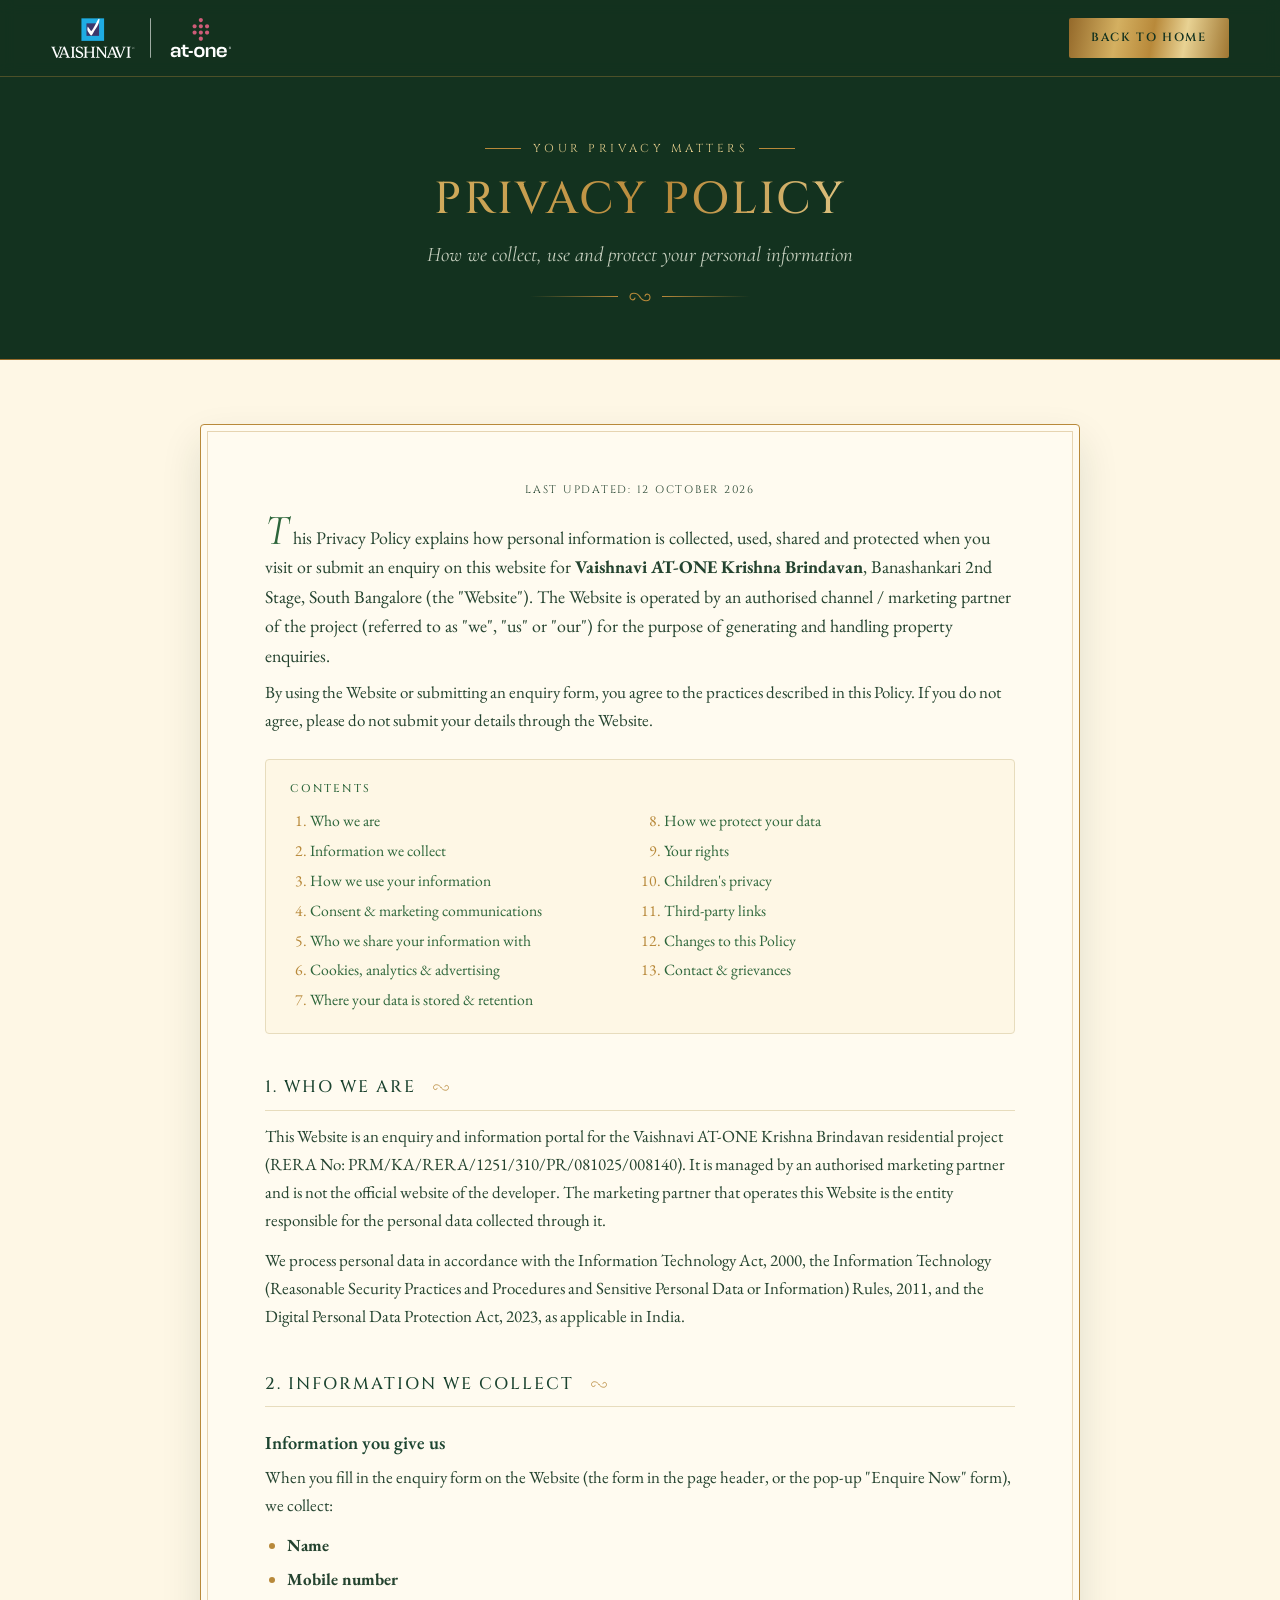
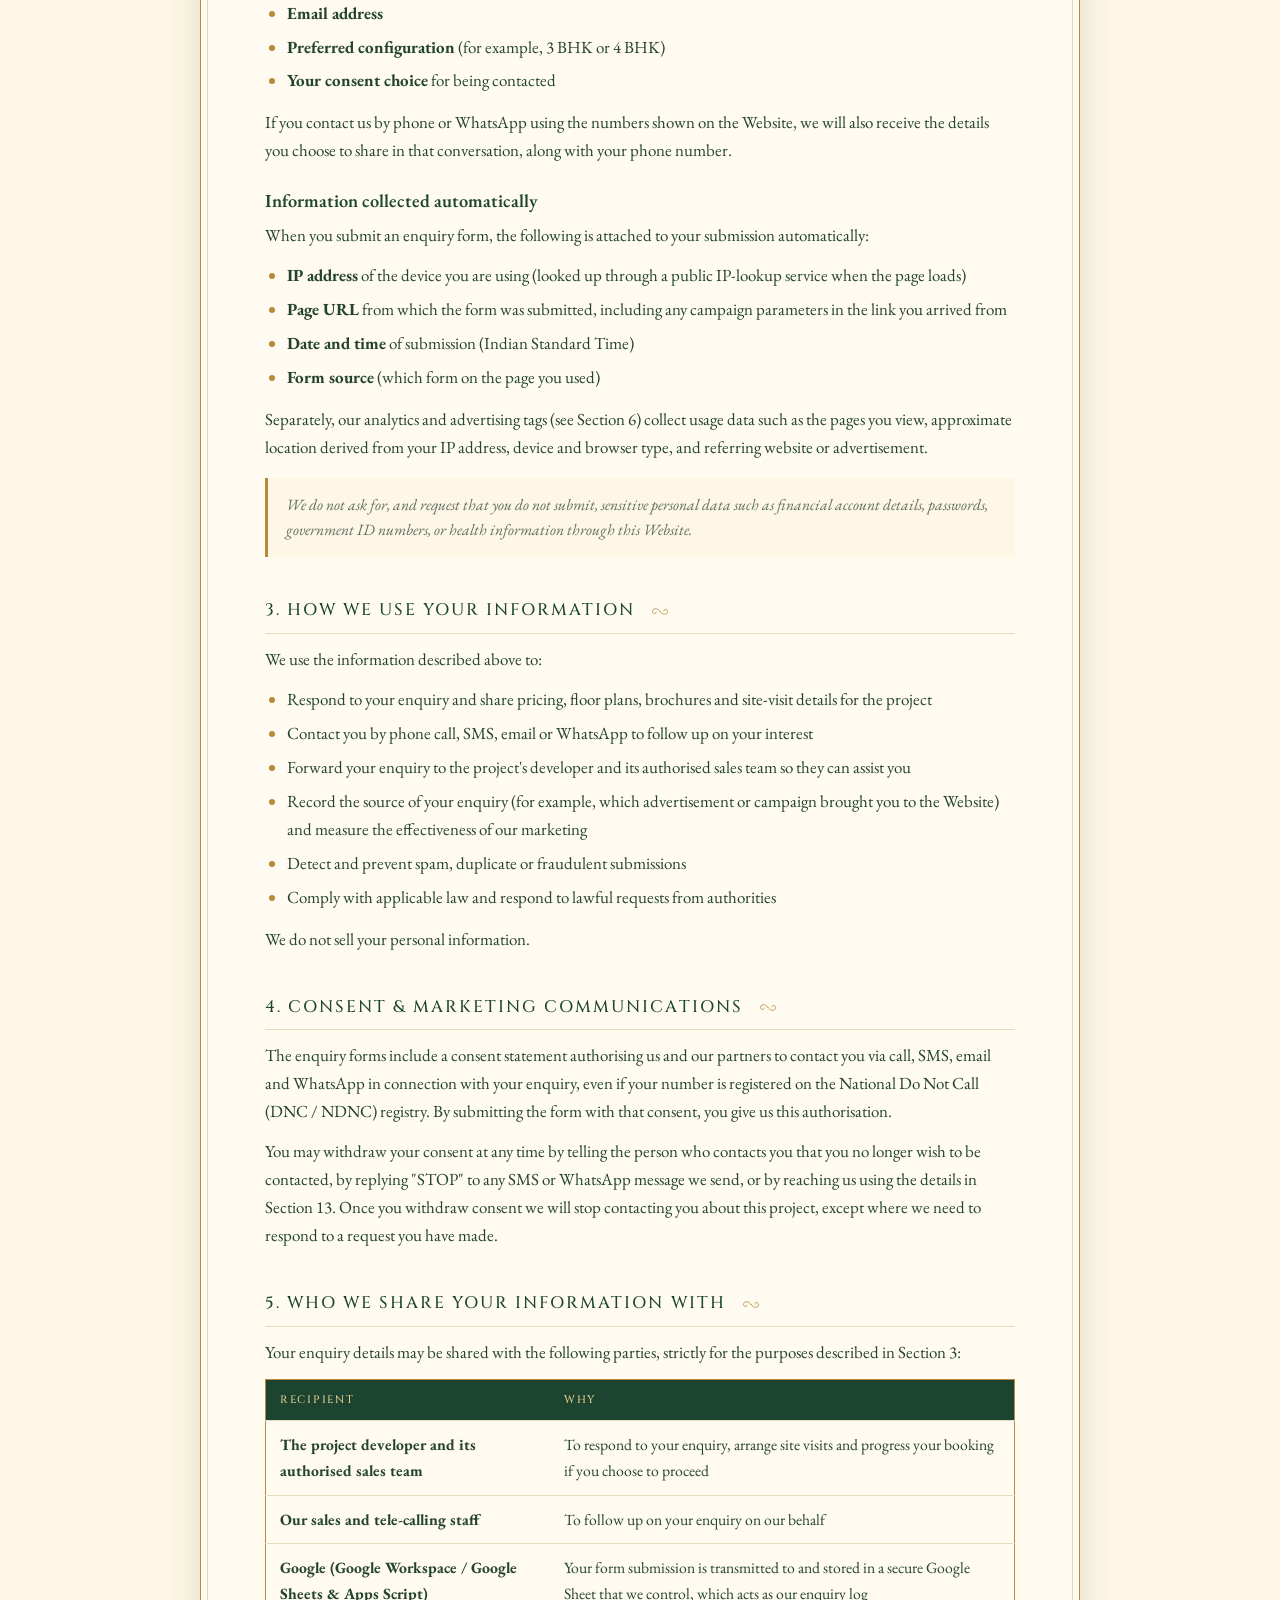
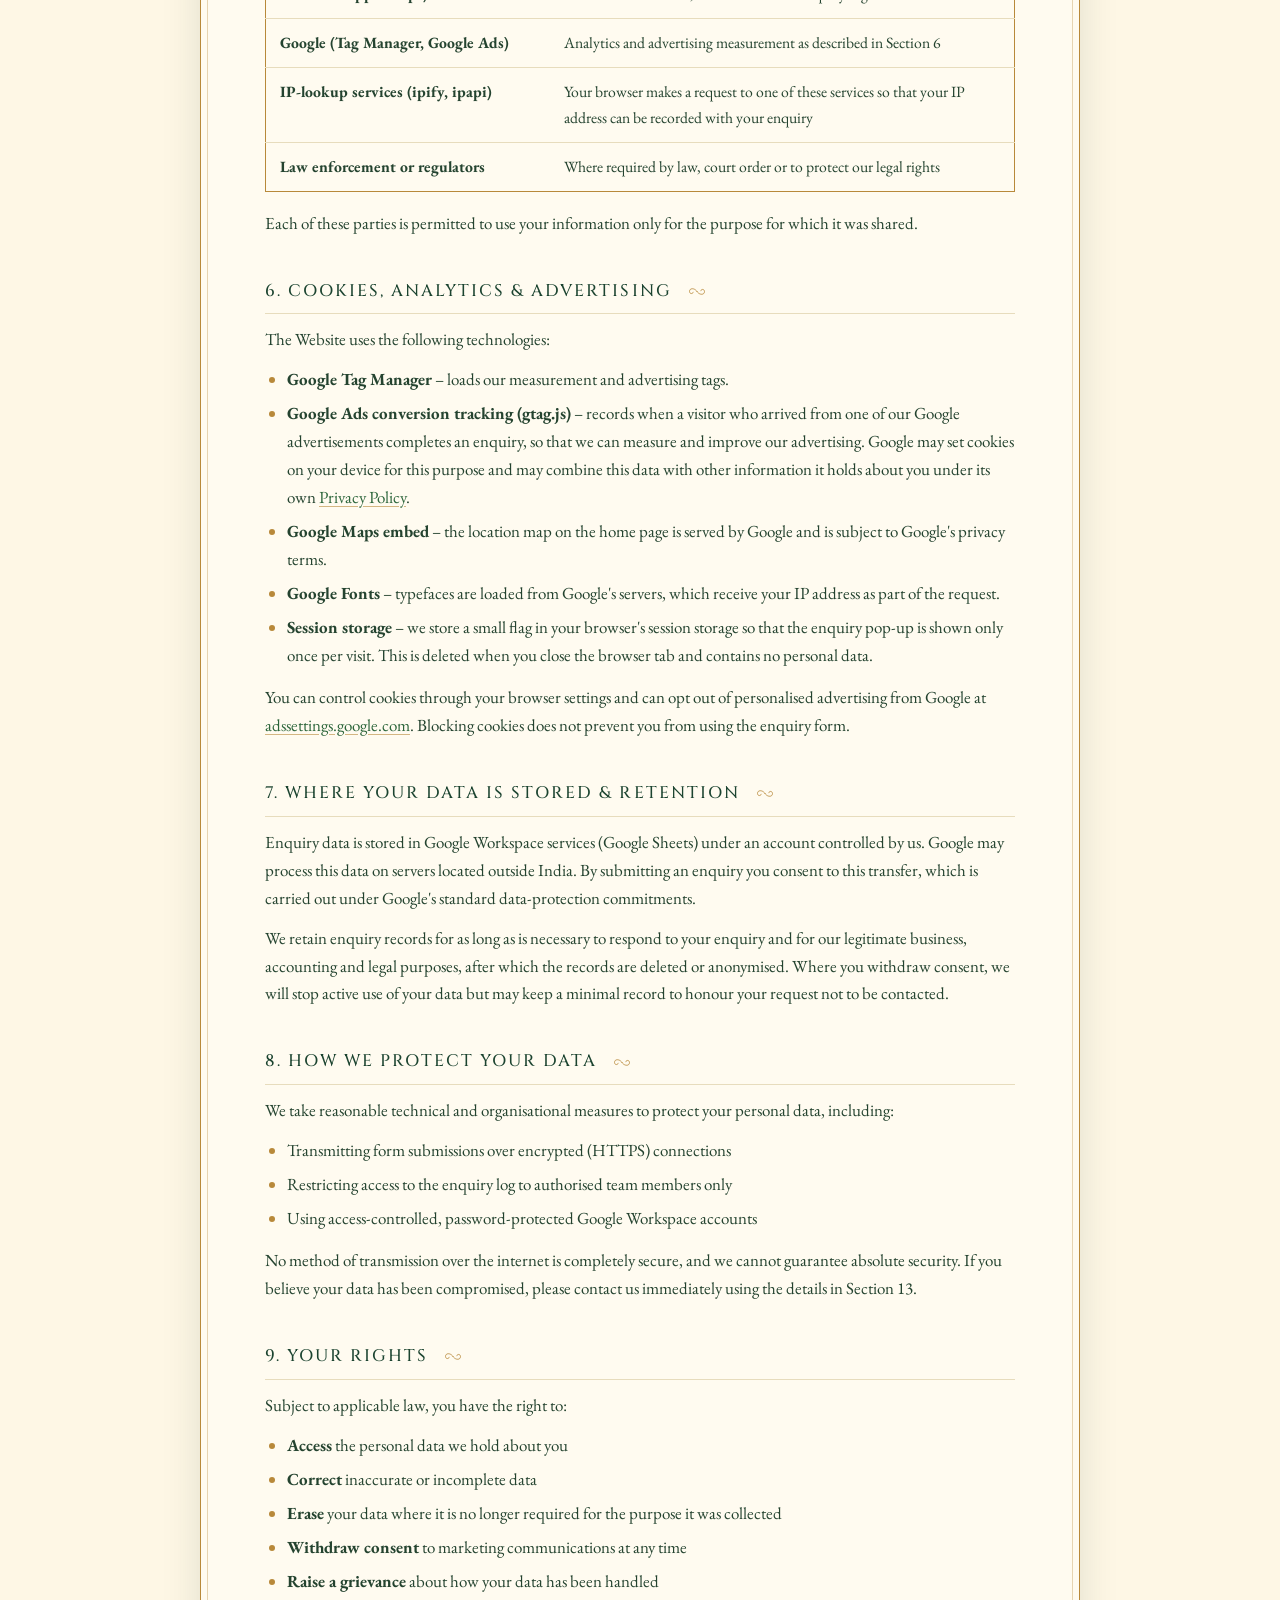
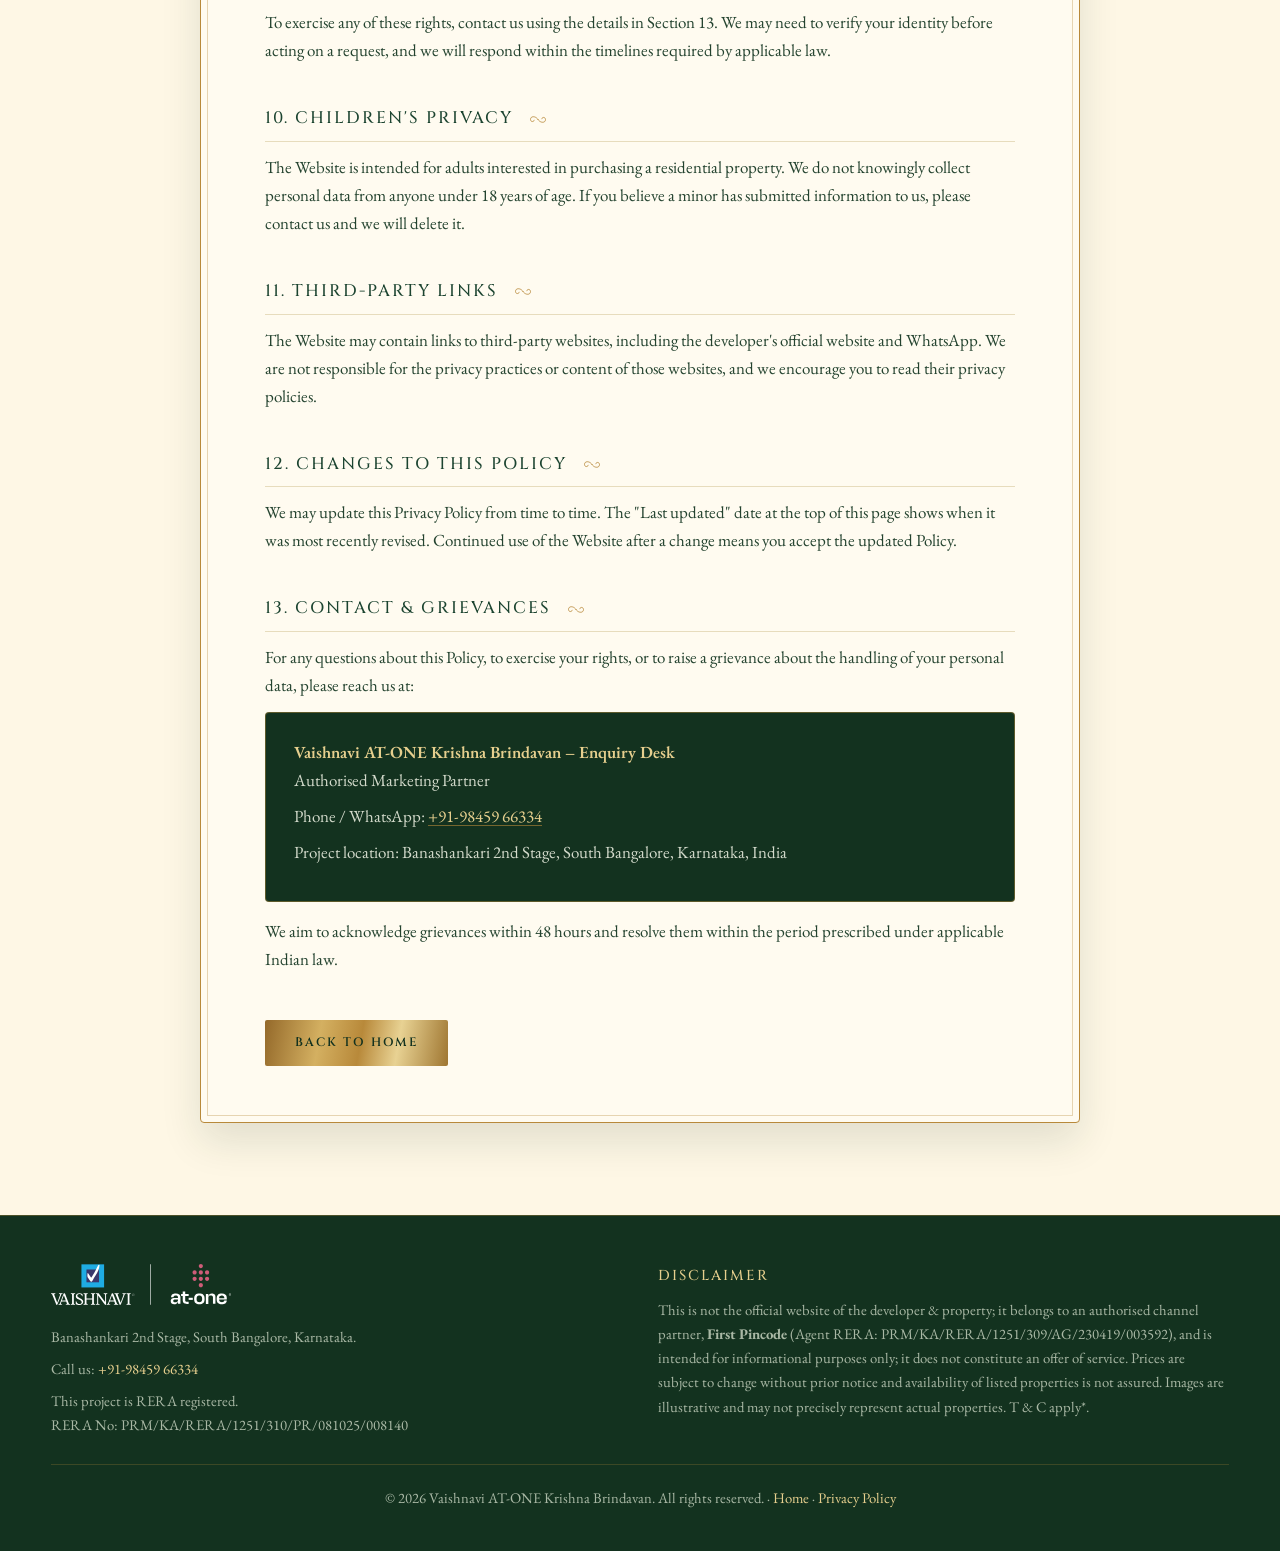
<file: privacy-policy.html>
<!DOCTYPE html>
<html lang="en">
<head>
  <!-- Google Tag Manager -->
<script>(function(w,d,s,l,i){w[l]=w[l]||[];w[l].push({'gtm.start':
new Date().getTime(),event:'gtm.js'});var f=d.getElementsByTagName(s)[0],
j=d.createElement(s),dl=l!='dataLayer'?'&l='+l:'';j.async=true;j.src=
'https://www.googletagmanager.com/gtm.js?id='+i+dl;f.parentNode.insertBefore(j,f);
})(window,document,'script','dataLayer','GTM-M7QC5JXZ');</script>
<!-- End Google Tag Manager -->

<!-- Google tag (gtag.js) -->
<script async src="https://www.googletagmanager.com/gtag/js?id=AW-18381098301"></script>
<script>
  window.dataLayer = window.dataLayer || [];
  function gtag(){dataLayer.push(arguments);}
  gtag('js', new Date());

  gtag('config', 'AW-18381098301');
</script>

<meta charset="UTF-8">
<meta name="viewport" content="width=device-width, initial-scale=1.0">
<title>Privacy Policy | Vaishnavi AT-ONE Krishna Brindavan</title>
<meta name="description" content="Privacy Policy for the Vaishnavi AT-ONE Krishna Brindavan enquiry website: what personal data we collect, why we collect it, who we share it with, and your rights.">
<meta name="robots" content="index, follow">
<link rel="icon" href="favicon.ico">

<link rel="preconnect" href="https://fonts.googleapis.com">
<link rel="preconnect" href="https://fonts.gstatic.com" crossorigin>
<link href="https://fonts.googleapis.com/css2?family=Cinzel:wght@400;500;600&family=EB+Garamond:ital,wght@0,400;0,500;0,600;1,400&family=Cormorant+Garamond:ital,wght@1,400;1,500&display=swap" rel="stylesheet">

<style>
/* Design language: VAKB digital brochure — cream paper, forest green, gold foil serif caps */
:root{
  --green-950:#13321f;
  --green-900:#1c4430;
  --green-700:#2c653a;
  --green-ink:#24432f;
  --gold:#b8893a;
  --gold-soft:#e6cf8e;
  --gold-foil:linear-gradient(100deg,#94692a 0%,#d4b061 30%,#b8893a 52%,#e8d293 72%,#9f7631 100%);
  --cream:#fef7e5;
  --ivory:#fffbf0;
  --ink:#24432f;
  --muted:#5d6e60;
  --line:#e7dcbd;
  --shadow:0 18px 40px rgba(19,50,31,.12);
  --radius:4px;
  --font-caps:'Cinzel',serif;
  --font-display:'Cormorant Garamond',serif;
  --font-body:'EB Garamond',serif;
  --swash:url("data:image/svg+xml,%3Csvg xmlns='http://www.w3.org/2000/svg' viewBox='0 0 40 14'%3E%3Cg fill='none' stroke='%23b8893a' stroke-width='1.1' stroke-linecap='round'%3E%3Cpath d='M20 7c-3-5-10-5-10 0 0 3 4 4 5 1'/%3E%3Cpath d='M20 7c3 5 10 5 10 0 0-3-4-4-5-1'/%3E%3C/g%3E%3C/svg%3E");
}
*{margin:0;padding:0;box-sizing:border-box}
html{scroll-behavior:smooth;scroll-padding-top:90px}
body{font-family:var(--font-body);color:var(--ink);background:var(--cream);line-height:1.65;font-size:1.06rem;overflow-x:hidden}
img{max-width:100%;display:block}
a{color:var(--green-700);text-decoration:underline;text-decoration-color:rgba(184,137,58,.6);text-underline-offset:3px}
a:hover{color:var(--gold)}
.container{width:min(1200px,92%);margin:0 auto}

/* ---------- Header ---------- */
header{position:fixed;inset:0 0 auto 0;z-index:100;background:rgba(19,50,31,.95);backdrop-filter:blur(8px);border-bottom:1px solid rgba(184,137,58,.35)}
.nav{display:flex;align-items:center;justify-content:space-between;height:76px}
.nav-cta{display:inline-block;background:var(--gold-foil);color:var(--green-950);padding:10px 22px;border-radius:2px;font-family:var(--font-caps);font-weight:600;font-size:.74rem;letter-spacing:.14em;text-transform:uppercase;text-decoration:none;transition:transform .25s,box-shadow .25s}
.nav-cta:hover{transform:translateY(-2px);box-shadow:0 8px 20px rgba(184,137,58,.4);color:var(--green-950)}

/* ---------- Page hero ---------- */
.page-hero{background:var(--green-950);color:#e9ecdf;padding:130px 0 56px;text-align:center;position:relative}
.page-hero::after{content:"";position:absolute;inset:auto 0 0 0;height:1px;background:var(--gold-foil)}
.eyebrow{display:inline-flex;align-items:center;gap:12px;color:var(--gold-soft);font-family:var(--font-caps);letter-spacing:.3em;text-transform:uppercase;font-size:.72rem;margin-bottom:16px}
.eyebrow::before,.eyebrow::after{content:"";width:36px;height:1px;background:var(--gold)}
.page-hero h1{font-family:var(--font-caps);font-size:clamp(1.8rem,3.6vw,2.8rem);font-weight:500;line-height:1.15;letter-spacing:.06em;text-transform:uppercase;background:var(--gold-foil);-webkit-background-clip:text;background-clip:text;color:transparent}
.page-hero .sub{font-family:var(--font-display);font-style:italic;font-size:1.3rem;color:#c7d0bf;margin-top:12px}
.divider{width:220px;height:14px;margin:18px auto 0;background:var(--swash) center/40px 14px no-repeat,linear-gradient(90deg,transparent,var(--gold)) left center/88px 1px no-repeat,linear-gradient(90deg,var(--gold),transparent) right center/88px 1px no-repeat}

/* ---------- Policy body ---------- */
.policy{padding:64px 0 92px}
.paper{background:var(--ivory);border:1px solid var(--gold);outline:1px solid rgba(184,137,58,.35);outline-offset:-8px;border-radius:var(--radius);box-shadow:var(--shadow);max-width:880px;margin:0 auto;padding:56px clamp(22px,5vw,64px)}
.paper .intro{font-size:1.12rem;color:var(--green-ink);margin-bottom:8px}
.paper .intro::first-letter{font-family:var(--font-display);font-style:italic;font-size:2.4em;line-height:.9;color:var(--green-700);padding-right:4px}
.paper h2{font-family:var(--font-caps);font-size:1.05rem;font-weight:500;letter-spacing:.12em;text-transform:uppercase;color:var(--green-900);margin:40px 0 12px;padding-bottom:8px;border-bottom:1px solid var(--line);display:flex;align-items:center;gap:10px}
.paper h2::after{content:"";width:30px;height:12px;background:var(--swash) center/contain no-repeat;flex:none}
.paper h3{font-family:var(--font-body);font-weight:600;font-size:1.15rem;color:var(--green-900);margin:20px 0 6px}
.paper p{margin-bottom:12px;color:var(--green-ink)}
.paper ul{margin:0 0 14px 22px}
.paper li{margin-bottom:6px;color:var(--green-ink)}
.paper li::marker{color:var(--gold)}
.paper table{width:100%;border-collapse:collapse;margin:10px 0 18px;border:1px solid var(--gold);font-size:.98rem}
.paper th,.paper td{padding:11px 14px;text-align:left;border-bottom:1px solid var(--line);vertical-align:top}
.paper th{background:var(--green-900);color:var(--gold-soft);font-family:var(--font-caps);font-size:.68rem;letter-spacing:.16em;text-transform:uppercase;font-weight:500}
.paper tr:last-child td{border-bottom:none}
.note{background:var(--cream);border-left:3px solid var(--gold);padding:14px 18px;margin:16px 0 20px;font-style:italic;color:var(--muted);font-size:.98rem}
.toc{background:var(--cream);border:1px solid var(--line);padding:20px 24px;margin:24px 0 8px;border-radius:var(--radius)}
.toc b{font-family:var(--font-caps);font-size:.7rem;letter-spacing:.16em;text-transform:uppercase;color:var(--green-700);display:block;margin-bottom:10px;font-weight:500}
.toc ol{margin:0 0 0 20px;columns:2;column-gap:28px}
.toc li{margin-bottom:4px;font-size:.98rem}
.toc a{text-decoration:none}
.toc a:hover{text-decoration:underline}
.meta{font-family:var(--font-caps);font-size:.68rem;letter-spacing:.16em;text-transform:uppercase;color:var(--muted);text-align:center;margin-bottom:28px}
.contact-card{background:var(--green-950);color:#e9ecdf;border-radius:var(--radius);padding:26px 28px;margin-top:12px;border:1px solid rgba(184,137,58,.45)}
.contact-card p{color:#d3dacb;margin-bottom:8px}
.contact-card a{color:var(--gold-soft)}
.contact-card b{color:var(--gold-soft);font-weight:600}
.back{display:inline-block;margin-top:34px;background:var(--gold-foil);color:var(--green-950);padding:13px 30px;border-radius:2px;font-family:var(--font-caps);font-weight:600;font-size:.76rem;letter-spacing:.16em;text-transform:uppercase;text-decoration:none;transition:transform .2s,box-shadow .2s}
.back:hover{transform:translateY(-2px);box-shadow:0 10px 24px rgba(184,137,58,.35);color:var(--green-950)}

/* ---------- Footer ---------- */
footer{background:var(--green-950);color:#a9b8a5;padding:48px 0 40px;font-size:.92rem;border-top:1px solid rgba(184,137,58,.35)}
footer .f-grid{display:grid;grid-template-columns:1fr 1fr;gap:36px;margin-bottom:26px}
footer h4{color:var(--gold-soft);font-family:var(--font-caps);font-size:.9rem;letter-spacing:.14em;text-transform:uppercase;margin-bottom:10px;font-weight:500}
footer a{color:var(--gold-soft);text-decoration:none}
footer a:hover{text-decoration:underline}
.f-bottom{border-top:1px solid rgba(184,137,58,.25);padding-top:20px;text-align:center;line-height:1.8}

@media (max-width:960px){
  footer .f-grid{grid-template-columns:1fr}
  .page-hero{padding-top:110px}
  .paper{padding-top:40px;padding-bottom:40px}
  .toc ol{columns:1}
}
@media (max-width:600px){
  .paper table{font-size:.9rem}
  .paper th,.paper td{padding:9px 10px}
}
@media (prefers-reduced-motion:reduce){
  html{scroll-behavior:auto}
}
</style>
</head>
<body>

<!-- Google Tag Manager (noscript) -->
<noscript><iframe src="https://www.googletagmanager.com/ns.html?id=GTM-M7QC5JXZ"
height="0" width="0" style="display:none;visibility:hidden"></iframe></noscript>
<!-- End Google Tag Manager (noscript) -->

<!-- ================= HEADER ================= -->
<header>
  <div class="container nav">
    <a href="index.html" class="brand" aria-label="Back to home">
      <img src="assets/img/vaishnavi-at-one-logo.svg" alt="Vaishnavi AT-ONE Krishna Brindavan" width="180" height="auto">
    </a>
    <a href="index.html" class="nav-cta">Back to Home</a>
  </div>
</header>

<!-- ================= PAGE HERO ================= -->
<section class="page-hero">
  <div class="container">
    <span class="eyebrow">Your Privacy Matters</span>
    <h1>Privacy Policy</h1>
    <p class="sub">How we collect, use and protect your personal information</p>
    <div class="divider"></div>
  </div>
</section>

<!-- ================= POLICY ================= -->
<main class="policy">
  <div class="container">
    <article class="paper">
      <p class="meta">Last updated: 12 October 2026</p>

      <p class="intro">This Privacy Policy explains how personal information is collected, used, shared and protected when you visit or submit an enquiry on this website for <strong>Vaishnavi AT-ONE Krishna Brindavan</strong>, Banashankari 2nd Stage, South Bangalore (the "Website"). The Website is operated by an authorised channel / marketing partner of the project (referred to as "we", "us" or "our") for the purpose of generating and handling property enquiries.</p>
      <p>By using the Website or submitting an enquiry form, you agree to the practices described in this Policy. If you do not agree, please do not submit your details through the Website.</p>

      <nav class="toc" aria-label="Contents">
        <b>Contents</b>
        <ol>
          <li><a href="#who-we-are">Who we are</a></li>
          <li><a href="#what-we-collect">Information we collect</a></li>
          <li><a href="#how-we-use">How we use your information</a></li>
          <li><a href="#consent">Consent &amp; marketing communications</a></li>
          <li><a href="#sharing">Who we share your information with</a></li>
          <li><a href="#cookies">Cookies, analytics &amp; advertising</a></li>
          <li><a href="#storage">Where your data is stored &amp; retention</a></li>
          <li><a href="#security">How we protect your data</a></li>
          <li><a href="#rights">Your rights</a></li>
          <li><a href="#children">Children's privacy</a></li>
          <li><a href="#third-party">Third-party links</a></li>
          <li><a href="#changes">Changes to this Policy</a></li>
          <li><a href="#contact">Contact &amp; grievances</a></li>
        </ol>
      </nav>

      <h2 id="who-we-are">1. Who we are</h2>
      <p>This Website is an enquiry and information portal for the Vaishnavi AT-ONE Krishna Brindavan residential project (RERA No: PRM/KA/RERA/1251/310/PR/081025/008140). It is managed by an authorised marketing partner and is not the official website of the developer. The marketing partner that operates this Website is the entity responsible for the personal data collected through it.</p>
      <p>We process personal data in accordance with the Information Technology Act, 2000, the Information Technology (Reasonable Security Practices and Procedures and Sensitive Personal Data or Information) Rules, 2011, and the Digital Personal Data Protection Act, 2023, as applicable in India.</p>

      <h2 id="what-we-collect">2. Information we collect</h2>
      <h3>Information you give us</h3>
      <p>When you fill in the enquiry form on the Website (the form in the page header, or the pop-up "Enquire Now" form), we collect:</p>
      <ul>
        <li><strong>Name</strong></li>
        <li><strong>Mobile number</strong></li>
        <li><strong>Email address</strong></li>
        <li><strong>Preferred configuration</strong> (for example, 3 BHK or 4 BHK)</li>
        <li><strong>Your consent choice</strong> for being contacted</li>
      </ul>
      <p>If you contact us by phone or WhatsApp using the numbers shown on the Website, we will also receive the details you choose to share in that conversation, along with your phone number.</p>

      <h3>Information collected automatically</h3>
      <p>When you submit an enquiry form, the following is attached to your submission automatically:</p>
      <ul>
        <li><strong>IP address</strong> of the device you are using (looked up through a public IP-lookup service when the page loads)</li>
        <li><strong>Page URL</strong> from which the form was submitted, including any campaign parameters in the link you arrived from</li>
        <li><strong>Date and time</strong> of submission (Indian Standard Time)</li>
        <li><strong>Form source</strong> (which form on the page you used)</li>
      </ul>
      <p>Separately, our analytics and advertising tags (see Section 6) collect usage data such as the pages you view, approximate location derived from your IP address, device and browser type, and referring website or advertisement.</p>

      <div class="note">We do not ask for, and request that you do not submit, sensitive personal data such as financial account details, passwords, government ID numbers, or health information through this Website.</div>

      <h2 id="how-we-use">3. How we use your information</h2>
      <p>We use the information described above to:</p>
      <ul>
        <li>Respond to your enquiry and share pricing, floor plans, brochures and site-visit details for the project</li>
        <li>Contact you by phone call, SMS, email or WhatsApp to follow up on your interest</li>
        <li>Forward your enquiry to the project's developer and its authorised sales team so they can assist you</li>
        <li>Record the source of your enquiry (for example, which advertisement or campaign brought you to the Website) and measure the effectiveness of our marketing</li>
        <li>Detect and prevent spam, duplicate or fraudulent submissions</li>
        <li>Comply with applicable law and respond to lawful requests from authorities</li>
      </ul>
      <p>We do not sell your personal information.</p>

      <h2 id="consent">4. Consent &amp; marketing communications</h2>
      <p>The enquiry forms include a consent statement authorising us and our partners to contact you via call, SMS, email and WhatsApp in connection with your enquiry, even if your number is registered on the National Do Not Call (DNC / NDNC) registry. By submitting the form with that consent, you give us this authorisation.</p>
      <p>You may withdraw your consent at any time by telling the person who contacts you that you no longer wish to be contacted, by replying "STOP" to any SMS or WhatsApp message we send, or by reaching us using the details in Section 13. Once you withdraw consent we will stop contacting you about this project, except where we need to respond to a request you have made.</p>

      <h2 id="sharing">5. Who we share your information with</h2>
      <p>Your enquiry details may be shared with the following parties, strictly for the purposes described in Section 3:</p>
      <table>
        <thead>
          <tr><th>Recipient</th><th>Why</th></tr>
        </thead>
        <tbody>
          <tr><td><strong>The project developer and its authorised sales team</strong></td><td>To respond to your enquiry, arrange site visits and progress your booking if you choose to proceed</td></tr>
          <tr><td><strong>Our sales and tele-calling staff</strong></td><td>To follow up on your enquiry on our behalf</td></tr>
          <tr><td><strong>Google (Google Workspace / Google Sheets &amp; Apps Script)</strong></td><td>Your form submission is transmitted to and stored in a secure Google Sheet that we control, which acts as our enquiry log</td></tr>
          <tr><td><strong>Google (Tag Manager, Google Ads)</strong></td><td>Analytics and advertising measurement as described in Section 6</td></tr>
          <tr><td><strong>IP-lookup services (ipify, ipapi)</strong></td><td>Your browser makes a request to one of these services so that your IP address can be recorded with your enquiry</td></tr>
          <tr><td><strong>Law enforcement or regulators</strong></td><td>Where required by law, court order or to protect our legal rights</td></tr>
        </tbody>
      </table>
      <p>Each of these parties is permitted to use your information only for the purpose for which it was shared.</p>

      <h2 id="cookies">6. Cookies, analytics &amp; advertising</h2>
      <p>The Website uses the following technologies:</p>
      <ul>
        <li><strong>Google Tag Manager</strong> – loads our measurement and advertising tags.</li>
        <li><strong>Google Ads conversion tracking (gtag.js)</strong> – records when a visitor who arrived from one of our Google advertisements completes an enquiry, so that we can measure and improve our advertising. Google may set cookies on your device for this purpose and may combine this data with other information it holds about you under its own <a href="https://policies.google.com/privacy" target="_blank" rel="noopener">Privacy Policy</a>.</li>
        <li><strong>Google Maps embed</strong> – the location map on the home page is served by Google and is subject to Google's privacy terms.</li>
        <li><strong>Google Fonts</strong> – typefaces are loaded from Google's servers, which receive your IP address as part of the request.</li>
        <li><strong>Session storage</strong> – we store a small flag in your browser's session storage so that the enquiry pop-up is shown only once per visit. This is deleted when you close the browser tab and contains no personal data.</li>
      </ul>
      <p>You can control cookies through your browser settings and can opt out of personalised advertising from Google at <a href="https://adssettings.google.com" target="_blank" rel="noopener">adssettings.google.com</a>. Blocking cookies does not prevent you from using the enquiry form.</p>

      <h2 id="storage">7. Where your data is stored &amp; retention</h2>
      <p>Enquiry data is stored in Google Workspace services (Google Sheets) under an account controlled by us. Google may process this data on servers located outside India. By submitting an enquiry you consent to this transfer, which is carried out under Google's standard data-protection commitments.</p>
      <p>We retain enquiry records for as long as is necessary to respond to your enquiry and for our legitimate business, accounting and legal purposes, after which the records are deleted or anonymised. Where you withdraw consent, we will stop active use of your data but may keep a minimal record to honour your request not to be contacted.</p>

      <h2 id="security">8. How we protect your data</h2>
      <p>We take reasonable technical and organisational measures to protect your personal data, including:</p>
      <ul>
        <li>Transmitting form submissions over encrypted (HTTPS) connections</li>
        <li>Restricting access to the enquiry log to authorised team members only</li>
        <li>Using access-controlled, password-protected Google Workspace accounts</li>
      </ul>
      <p>No method of transmission over the internet is completely secure, and we cannot guarantee absolute security. If you believe your data has been compromised, please contact us immediately using the details in Section 13.</p>

      <h2 id="rights">9. Your rights</h2>
      <p>Subject to applicable law, you have the right to:</p>
      <ul>
        <li><strong>Access</strong> the personal data we hold about you</li>
        <li><strong>Correct</strong> inaccurate or incomplete data</li>
        <li><strong>Erase</strong> your data where it is no longer required for the purpose it was collected</li>
        <li><strong>Withdraw consent</strong> to marketing communications at any time</li>
        <li><strong>Raise a grievance</strong> about how your data has been handled</li>
      </ul>
      <p>To exercise any of these rights, contact us using the details in Section 13. We may need to verify your identity before acting on a request, and we will respond within the timelines required by applicable law.</p>

      <h2 id="children">10. Children's privacy</h2>
      <p>The Website is intended for adults interested in purchasing a residential property. We do not knowingly collect personal data from anyone under 18 years of age. If you believe a minor has submitted information to us, please contact us and we will delete it.</p>

      <h2 id="third-party">11. Third-party links</h2>
      <p>The Website may contain links to third-party websites, including the developer's official website and WhatsApp. We are not responsible for the privacy practices or content of those websites, and we encourage you to read their privacy policies.</p>

      <h2 id="changes">12. Changes to this Policy</h2>
      <p>We may update this Privacy Policy from time to time. The "Last updated" date at the top of this page shows when it was most recently revised. Continued use of the Website after a change means you accept the updated Policy.</p>

      <h2 id="contact">13. Contact &amp; grievances</h2>
      <p>For any questions about this Policy, to exercise your rights, or to raise a grievance about the handling of your personal data, please reach us at:</p>
      <div class="contact-card">
        <p><b>Vaishnavi AT-ONE Krishna Brindavan – Enquiry Desk</b><br>Authorised Marketing Partner</p>
        <p>Phone / WhatsApp: <a href="tel:+919845966334">+91-98459 66334</a></p>
        <p>Project location: Banashankari 2nd Stage, South Bangalore, Karnataka, India</p>
        <!-- TODO: add a dedicated privacy / grievance email address here, e.g.
        <p>Email: <a href="mailto:privacy@example.com">privacy@example.com</a></p> -->
      </div>
      <p style="margin-top:16px">We aim to acknowledge grievances within 48 hours and resolve them within the period prescribed under applicable Indian law.</p>

      <a href="index.html" class="back">Back to Home</a>
    </article>
  </div>
</main>

<!-- ================= FOOTER ================= -->
<footer>
  <div class="container">
    <div class="f-grid">
      <div>
        <img src="assets/img/vaishnavi-at-one-logo.svg" alt="Vaishnavi AT-ONE Krishna Brindavan" width="180" height="auto" style="margin-bottom: 20px;">
        <p>Banashankari 2nd Stage, South Bangalore, Karnataka.</p>
        <p style="margin-top:8px">Call us: <a href="tel:+919845966334">+91-98459 66334</a></p>
        <p style="margin-top:8px">This project is RERA registered.<br>RERA No: PRM/KA/RERA/1251/310/PR/081025/008140</p>
      </div>
      <div>
        <h4>Disclaimer</h4>
        <p>This is not the official website of the developer &amp; property; it belongs to an authorised channel partner, <strong>First Pincode</strong> (Agent RERA: PRM/KA/RERA/1251/309/AG/230419/003592), and is intended for informational purposes only; it does not constitute an offer of service. Prices are subject to change without prior notice and availability of listed properties is not assured. Images are illustrative and may not precisely represent actual properties. T &amp; C apply*.</p>
      </div>
    </div>
    <div class="f-bottom">
      © 2026 Vaishnavi AT-ONE Krishna Brindavan. All rights reserved. · <a href="index.html">Home</a> · <a href="privacy-policy.html">Privacy Policy</a>
    </div>
  </div>
</footer>

</body>
</html>
</file>
